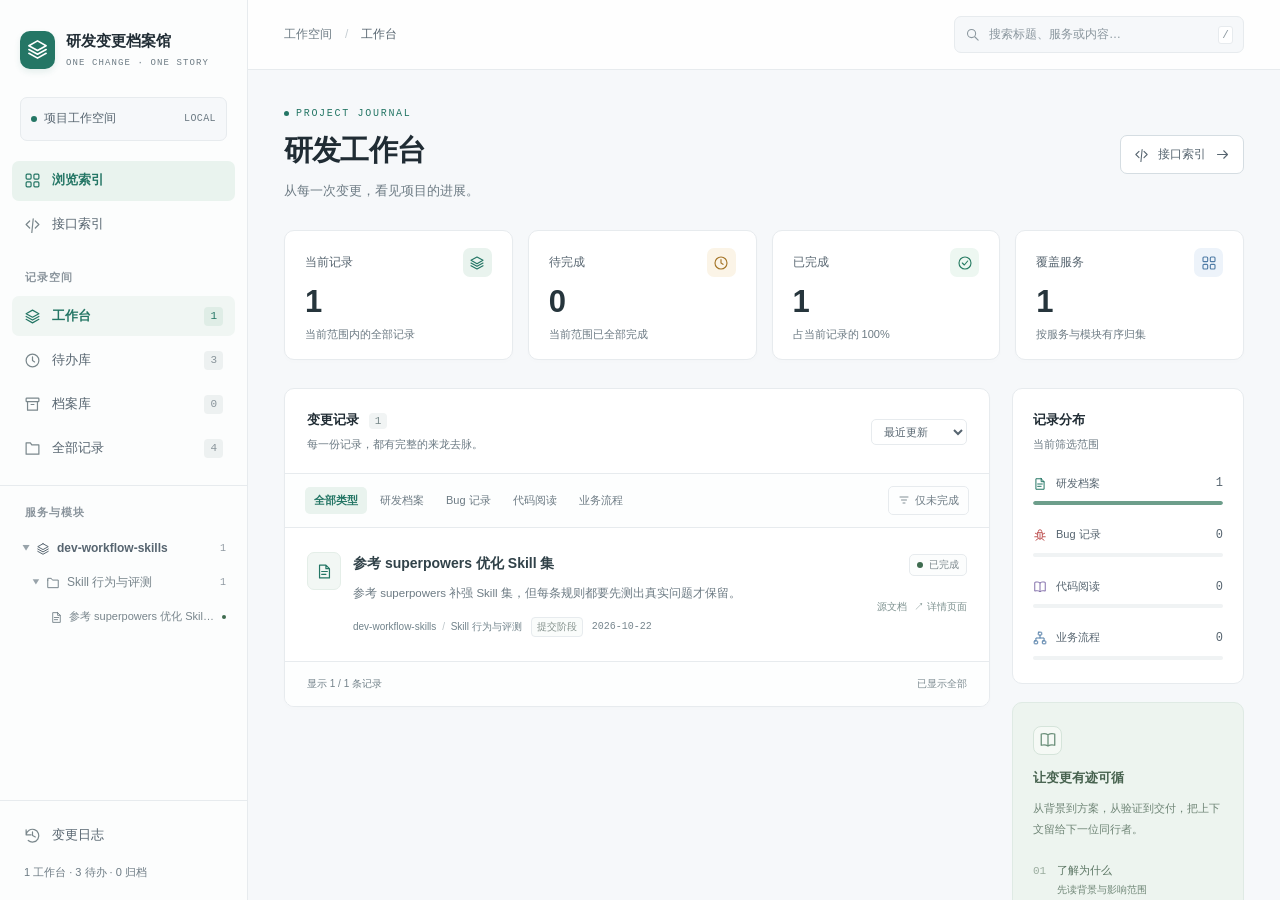
<file: project-html/index.html>
<!DOCTYPE html>
<html lang="zh-CN">
<head>
  <meta charset="UTF-8">
  <meta name="viewport" content="width=device-width, initial-scale=1.0">
  <meta name="theme-color" content="#f6f8fa">
  <title>研发变更档案馆</title>
  <script src="js/vendor/mermaid.min.js"></script>
  <script>if (typeof mermaid === 'undefined') document.write('<script src="https://cdn.jsdelivr.net/npm/mermaid@10/dist/mermaid.min.js"><\/script>');</script>
  <link rel="stylesheet" href="css/board.css?v=39">
</head>
<body>
<a class="skip-link" href="#main">跳转到主要内容</a>
<header class="mobile-bar">
  <span class="mobile-brand"><svg class="ui-icon" viewBox="0 0 24 24" fill="none" stroke="currentColor" stroke-width="1.7" stroke-linecap="round" stroke-linejoin="round" aria-hidden="true" focusable="false"><path d="m12 3 9 5-9 5-9-5 9-5Zm-9 9 9 5 9-5M3 16l9 5 9-5"/></svg> 研发变更档案馆</span>
  <button type="button" class="icon-button" id="menu-toggle" aria-label="展开导航" aria-controls="sidebar" aria-expanded="false" onclick="toggleSidebar()"><svg class="ui-icon" viewBox="0 0 24 24" fill="none" stroke="currentColor" stroke-width="1.7" stroke-linecap="round" stroke-linejoin="round" aria-hidden="true" focusable="false"><path d="M4 6h16M4 12h16M4 18h16"/></svg></button>
</header>
<aside class="sidebar" id="sidebar" aria-label="工作台导航">
  <div class="sidebar-header">
    <a class="sidebar-title" href="index.html" aria-label="研发变更档案馆首页"><span class="brand-mark"><svg class="ui-icon" viewBox="0 0 24 24" fill="none" stroke="currentColor" stroke-width="1.7" stroke-linecap="round" stroke-linejoin="round" aria-hidden="true" focusable="false"><path d="m12 3 9 5-9 5-9-5 9-5Zm-9 9 9 5 9-5M3 16l9 5 9-5"/></svg></span><span>研发变更档案馆<small>ONE CHANGE · ONE STORY</small></span></a>
    <div class="workspace-label"><span class="workspace-dot"></span> 项目工作空间 <span class="local-badge">LOCAL</span></div>
  </div>
  <nav class="primary-nav" aria-label="主要页面">
    <button type="button" class="log-btn" id="home-btn" onclick="showHome()"><svg class="ui-icon" viewBox="0 0 24 24" fill="none" stroke="currentColor" stroke-width="1.7" stroke-linecap="round" stroke-linejoin="round" aria-hidden="true" focusable="false"><rect x="3" y="3" width="7" height="7" rx="1.5"/><rect x="14" y="3" width="7" height="7" rx="1.5"/><rect x="3" y="14" width="7" height="7" rx="1.5"/><rect x="14" y="14" width="7" height="7" rx="1.5"/></svg><span>浏览索引</span></button>
    <button type="button" class="log-btn" id="api-btn" onclick="showApis()"><svg class="ui-icon" viewBox="0 0 24 24" fill="none" stroke="currentColor" stroke-width="1.7" stroke-linecap="round" stroke-linejoin="round" aria-hidden="true" focusable="false"><path d="m8 7-5 5 5 5m8-10 5 5-5 5m-3-13-2 20"/></svg><span>接口索引</span></button>
  </nav>
  <div class="nav-section-label">记录空间</div>
  <nav class="scope-filters" aria-label="记录范围">
    <button type="button" class="fpill" data-scope="workspace" onclick="setScope('workspace')"><svg class="ui-icon" viewBox="0 0 24 24" fill="none" stroke="currentColor" stroke-width="1.7" stroke-linecap="round" stroke-linejoin="round" aria-hidden="true" focusable="false"><path d="m12 3 9 5-9 5-9-5 9-5Zm-9 9 9 5 9-5M3 16l9 5 9-5"/></svg><span>工作台</span><span class="nav-count" data-count="workspace">0</span></button>
    <button type="button" class="fpill" data-scope="backlog" onclick="setScope('backlog')"><svg class="ui-icon" viewBox="0 0 24 24" fill="none" stroke="currentColor" stroke-width="1.7" stroke-linecap="round" stroke-linejoin="round" aria-hidden="true" focusable="false"><circle cx="12" cy="12" r="9"/><path d="M12 7v5l3 2"/></svg><span>待办库</span><span class="nav-count" data-count="backlog">0</span></button>
    <button type="button" class="fpill" data-scope="archive" onclick="setScope('archive')"><svg class="ui-icon" viewBox="0 0 24 24" fill="none" stroke="currentColor" stroke-width="1.7" stroke-linecap="round" stroke-linejoin="round" aria-hidden="true" focusable="false"><rect x="3" y="3" width="18" height="5" rx="1"/><path d="M5 8v12h14V8M10 12h4"/></svg><span>档案库</span><span class="nav-count" data-count="archive">0</span></button>
    <button type="button" class="fpill" data-scope="all" onclick="setScope('all')"><svg class="ui-icon" viewBox="0 0 24 24" fill="none" stroke="currentColor" stroke-width="1.7" stroke-linecap="round" stroke-linejoin="round" aria-hidden="true" focusable="false"><path d="M3 7V4h6l2 3h10v13H3V7Z"/></svg><span>全部记录</span><span class="nav-count" data-count="all">0</span></button>
  </nav>
  <div class="nav-section-label tree-label">服务与模块</div>
  <div class="sidebar-body" id="sb"></div>
  <div class="sidebar-footer">
    <button type="button" class="log-btn" id="log-btn" onclick="showLog()"><svg class="ui-icon" viewBox="0 0 24 24" fill="none" stroke="currentColor" stroke-width="1.7" stroke-linecap="round" stroke-linejoin="round" aria-hidden="true" focusable="false"><path d="M3 11a9 9 0 1 1 3 8M3 4v7h7M12 7v5l4 2"/></svg><span>变更日志</span></button>
    <div class="sidebar-sub" id="sub"></div>
  </div>
</aside>
<div class="workspace">
  <header class="topbar">
    <div class="topbar-path">工作空间 <span>/</span> <strong id="view-label">工作台</strong></div>
    <label class="search-wrap"><svg class="ui-icon" viewBox="0 0 24 24" fill="none" stroke="currentColor" stroke-width="1.7" stroke-linecap="round" stroke-linejoin="round" aria-hidden="true" focusable="false"><circle cx="10.5" cy="10.5" r="6.5"/><path d="m16 16 5 5"/></svg><input class="search" id="q" type="search" aria-label="搜索当前范围的记录" placeholder="搜索标题、服务或内容…" oninput="onSearch(this.value)"><kbd aria-hidden="true">/</kbd></label>
  </header>
  <main class="main" id="main" tabindex="-1"></main>
</div>
<script src="data/changes.js"></script>
<script src="js/board.js?v=39"></script>
</body>
</html>
</file>
<file: project-html/css/board.css>
/* 研发变更档案馆 · 工作台主题。与 Skill 模板保持字节一致。 */
:root {
  color-scheme: light;
  --paper: #f6f8fa; --paper-deep: #eef1f4; --panel: #fff; --panel-soft: #fafbfc;
  --ink: #202c34; --ink-soft: #576570; --ink-faint: #6d7b84;
  --line: #e7ebee; --line-strong: #d5dde2;
  --accent: #247665; --accent-soft: #e9f3ee;
  --green: #287c63; --green-soft: #edf7f1;
  --amber: #a47528; --amber-soft: #fbf4e7;
  --red: #c15a5a; --red-soft: #fdf0ef;
  --blue: #507ca6; --blue-soft: #edf3fa;
  --purple: #8370ac; --purple-soft: #f3f0fa;
  --teal: #408d94; --teal-soft: #ecf6f6;
  --coral: #bc775c; --coral-soft: #fcf1eb;
  --shadow: 0 8px 30px #213e3210; --shadow-soft: 0 2px 6px #213e3203;
  --sans: 'Segoe UI', 'PingFang SC', 'Microsoft YaHei UI', 'Microsoft YaHei', sans-serif;
  --mono: 'SFMono-Regular', Consolas, 'Liberation Mono', monospace;
}
*, *::before, *::after { box-sizing: border-box; }
* { margin: 0; padding: 0; }
html, body { height: 100%; }
body { display: flex; height: 100vh; height: 100dvh; overflow: hidden; background: var(--paper); color: var(--ink); font: 14px/1.6 var(--sans); -webkit-font-smoothing: antialiased; }
button, input, select { font: inherit; }
button, a, select, input { -webkit-tap-highlight-color: transparent; }
button { color: inherit; cursor: pointer; }
button { background: none; border: 0; }
a { color: var(--accent); }
button, a { touch-action: manipulation; }
button:focus-visible, a:focus-visible, input:focus-visible, select:focus-visible, [role="button"]:focus-visible { outline: 2px solid var(--accent); outline-offset: 3px; }
::selection { background: #cce6db; color: #194f44; }
.ui-icon { display: inline-block; width: 18px; height: 18px; flex-shrink: 0; vertical-align: middle; }
.sr-only { position: absolute; width: 1px; height: 1px; padding: 0; margin: -1px; overflow: hidden; clip: rect(0,0,0,0); white-space: nowrap; border: 0; }
.skip-link { position: fixed; top: -80px; left: 16px; z-index: 100; border-radius: 8px; padding: 10px 16px; background: var(--accent); color: #fff; }
.skip-link:focus { top: 12px; }
.mobile-bar { display: none; }

/* 工作空间导航 */
.sidebar { width: 248px; flex: 0 0 248px; display: flex; flex-direction: column; background: #fcfdfd; border-right: 1px solid var(--line); min-height: 0; }
.sidebar-header { padding: 29px 20px 20px; }
.sidebar-title { display: flex; align-items: center; gap: 11px; text-decoration: none; color: var(--ink); font-size: 15px; font-weight: 650; white-space: nowrap; }
.sidebar-title small { display: block; margin-top: 3px; font: 9px/1.6 var(--mono); color: var(--ink-faint); letter-spacing: 1.1px; font-weight: 400; }
.brand-mark { display: grid; place-items: center; width: 35px; height: 38px; background: var(--accent); color: white; border-radius: 10px; box-shadow: 0 3px 6px #2476651c; }
.brand-mark .ui-icon { width: 23px; height: 23px; }
.workspace-label { display: flex; align-items: center; gap: 7px; padding: 11px 10px; margin-top: 27px; background: var(--paper); border: 1px solid var(--line); border-radius: 7px; font-size: 12px; color: var(--ink-soft); }
.workspace-dot, .sdot { width: 6px; height: 6px; flex-shrink: 0; border-radius: 50%; display: inline-block; background: var(--accent); }
.local-badge { margin-left: auto; font: 10px var(--mono); letter-spacing: .4px; color: var(--ink-faint); }
.primary-nav, .scope-filters { padding: 0 12px; display: grid; gap: 4px; }
.log-btn, .scope-filters .fpill { display: flex; align-items: center; width: 100%; min-height: 40px; padding: 9px 12px; gap: 11px; border-radius: 7px; color: var(--ink-soft); text-align: left; font-size: 13px; transition: background .15s, color .15s; }
.log-btn .ui-icon, .scope-filters .ui-icon { width: 17px; height: 17px; color: #7a878c; }
.log-btn:hover, .scope-filters .fpill:hover { background: #f0f4f3; color: var(--accent); }
.log-btn.active { background: var(--accent-soft); color: var(--accent); font-weight: 600; }
.log-btn.active .ui-icon, .scope-filters .fpill.active .ui-icon { color: var(--accent); }
.scope-filters .fpill.active { color: var(--accent); background: #f0f6f3; font-weight: 600; }
.nav-count { margin-left: auto; padding: 0 6px; border-radius: 4px; font: 11px/1.7 var(--mono); color: #89949b; background: #edf1f1; }
.scope-filters .active .nav-count { color: var(--accent); background: #dfede6; }
.nav-section-label { padding: 24px 25px 10px; color: #8a949c; font-size: 11px; font-weight: 600; letter-spacing: 1px; }
.tree-label { margin-top: 17px; padding-top: 18px; border-top: 1px solid var(--line); }
.sidebar-body { flex: 1; min-height: 0; overflow: auto; padding: 0 12px 20px; }
.svc-hd, .mod-hd, .doc-item { display: flex; align-items: center; width: 100%; text-align: left; gap: 7px; border-radius: 6px; min-height: 34px; padding: 7px 9px; font-size: 12px; color: var(--ink-soft); }
.svc-hd { font-weight: 600; }
.mod-hd { padding-left: 19px; color: #78858c; }
.doc-item { padding-left: 38px; gap: 6px; color: #78858c; font-size: 11px; }
.doc-item .ui-icon { width: 13px; height: 13px; }
.doc-item .sdot { width: 4px; height: 4px; margin-left: auto; }
.svc-hd:hover, .mod-hd:hover, .doc-item:hover { color: var(--accent); background: var(--paper); }
.doc-item.active { background: var(--accent-soft); color: var(--accent); }
.doc-lbl, .mod-nm { overflow: hidden; text-overflow: ellipsis; white-space: nowrap; }
.mod-badge { margin-left: auto; color: #929ca4; font: 10px var(--mono); }
.mod-ico .ui-icon { width: 14px; height: 14px; }
.chev { display: inline-block; font-size: 8px; color: #98a3aa; transition: transform .15s; }
.chev.open { transform: rotate(90deg); }
.tree-more { margin: 5px 0 5px 38px; font-size: 11px; color: var(--accent); }
.sb-empty { color: var(--ink-faint); font-size: 13px; padding: 22px 12px; text-align: center; }
.sidebar-footer { display: grid; gap: 9px; padding: 14px 12px 18px; border-top: 1px solid var(--line); }
.sidebar-sub { color: var(--ink-faint); font-size: 11px; padding: 0 12px; }

/* 内容外壳与搜索 */
.workspace { display: flex; flex-direction: column; flex: 1; min-width: 0; }
.topbar { display: flex; align-items: center; justify-content: space-between; gap: 24px; flex-shrink: 0; min-height: 70px; padding: 14px 36px; background: #ffffffde; border-bottom: 1px solid var(--line); }
.topbar-path { display: flex; align-items: center; gap: 13px; white-space: nowrap; color: var(--ink-faint); font-size: 12px; }
.topbar-path > span { color: #c5cdd2; }
.topbar-path strong { font-weight: 500; color: var(--ink-soft); }
.search-wrap { display: flex; align-items: center; gap: 9px; width: 290px; max-width: 100%; padding: 8px 10px; border-radius: 7px; background: var(--paper); border: 1px solid var(--line); color: #8c989f; }
.search-wrap:focus-within { border-color: var(--accent); box-shadow: 0 0 0 3px #2476650c; }
.search-wrap .ui-icon { width: 15px; height: 15px; }
.search { width: 100%; min-width: 0; border: 0; background: transparent; color: var(--ink); outline: 0 !important; font-size: 12px; }
.search::placeholder { color: #8a969e; }
.search-wrap kbd { display: grid; place-items: center; width: 18px; height: 18px; font: 11px var(--mono); background: white; border: 1px solid var(--line); border-radius: 3px; }
.main { flex: 1; min-width: 0; min-height: 0; overflow-y: auto; scroll-behavior: smooth; }
.main:focus { outline: none; }
.main, .sidebar-body { scrollbar-width: thin; scrollbar-color: #d6dddf transparent; }
.doc-view { max-width: 1120px; margin: 0 auto; padding: 36px 40px 64px; overflow-wrap: anywhere; }
.home-view { max-width: 1400px; padding: 36px 36px 24px; }
.doc-h1 { font-size: clamp(26px, 2.4vw, 34px); letter-spacing: -.8px; line-height: 1.4; font-weight: 650; color: var(--ink); margin: 10px 0 12px; }
.doc-intro { color: var(--ink-faint); font-size: 13px; line-height: 1.9; margin-bottom: 25px; }
.home-kicker { display: flex; align-items: center; gap: 7px; color: var(--accent); font: 10px/1.5 var(--mono); letter-spacing: 1.7px; }
.home-kicker > span { width: 5px; height: 5px; border-radius: 50%; background: var(--accent); }
.home-heading { display: flex; align-items: center; justify-content: space-between; gap: 20px; margin-bottom: 27px; }
.home-heading .doc-h1 { font-size: 29px; margin: 9px 0 8px; }
.home-heading .doc-intro { margin: 0; }
.secondary-button { display: inline-flex; align-items: center; justify-content: center; gap: 9px; padding: 9px 13px; border: 1px solid var(--line-strong); border-radius: 7px; font-size: 12px; color: var(--ink-soft); background: #fff; white-space: nowrap; }
.secondary-button:hover { color: var(--accent); border-color: #adcac0; background: #fafdfb; }
.secondary-button .ui-icon { width: 15px; height: 15px; }

/* 首页：统计、清单、阅读提示 */
.home-stats { display: grid; grid-template-columns: repeat(4, minmax(0, 1fr)); gap: 15px; margin-bottom: 28px; }
.stat-card { background: white; border: 1px solid var(--line); border-radius: 10px; padding: 17px 20px 16px; box-shadow: var(--shadow-soft); }
.stat-top { display: flex; align-items: center; justify-content: space-between; color: var(--ink-soft); font-size: 12px; }
.stat-icon { width: 29px; height: 29px; border-radius: 7px; display: grid; place-items: center; }
.stat-icon .ui-icon { width: 16px; height: 16px; }
.tone-accent { color: var(--accent); background: var(--accent-soft); }
.tone-amber { color: var(--amber); background: var(--amber-soft); }
.tone-green { color: var(--green); background: var(--green-soft); }
.tone-blue { color: var(--blue); background: var(--blue-soft); }
.stat-num { margin: 5px 0 3px; color: #26353c; font-size: 31px; line-height: 1.3; font-weight: 600; letter-spacing: -1px; font-variant-numeric: tabular-nums; }
.stat-note { color: var(--ink-faint); font-size: 11px; }
.home-columns { display: grid; grid-template-columns: minmax(0, 1fr) 232px; gap: 22px; align-items: start; }
.bounded-list { background: white; border: 1px solid var(--line); border-radius: 10px; overflow: hidden; box-shadow: var(--shadow-soft); }
.home-list-head { display: flex; align-items: center; justify-content: space-between; gap: 12px; padding: 21px 22px 19px; }
.home-list-head h2, .overview-rail h2 { color: var(--ink); font-size: 13px; font-weight: 650; }
.home-list-head p, .panel-caption { font-size: 11px; margin-top: 5px; color: var(--ink-faint); }
.count-badge { margin-left: 6px; color: #78898a; background: #f1f4f4; border-radius: 4px; padding: 2px 6px; font: 11px var(--mono); }
.sort-control select { max-width: 110px; padding: 5px 22px 5px 8px; color: var(--ink-soft); border: 1px solid var(--line); border-radius: 5px; font-size: 11px; background: #fff; cursor: pointer; }
.filters { display: flex; align-items: center; justify-content: space-between; gap: 10px; padding: 12px 20px; border-top: 1px solid var(--line); border-bottom: 1px solid var(--line); background: #fdfefe; }
.kind-filters { display: flex; align-items: center; flex-wrap: wrap; gap: 4px; }
.filters .fpill { display: inline-flex; align-items: center; justify-content: center; gap: 5px; padding: 5px 9px; border-radius: 5px; color: var(--ink-faint); font-size: 11px; white-space: nowrap; }
.filters .fpill:hover { color: var(--accent); background: #f2f7f4; }
.filters .fpill.active { color: var(--accent); background: var(--accent-soft); font-weight: 600; }
.filters .toggle { flex-shrink: 0; border: 1px solid var(--line); }
.filters .toggle .ui-icon { width: 12px; height: 12px; }
.record-row { display: flex; align-items: flex-start; gap: 12px; padding: 24px 22px; border-bottom: 1px solid var(--line); transition: background .15s; }
.record-row:last-child { border-bottom: 0; }
.record-row:hover { background: #fafcfb; }
.record-icon { display: grid; place-items: center; width: 34px; height: 38px; border: 1px solid currentColor; border-color: #e4eee8; border-radius: 7px; background: #f2f7f4; flex: 0 0 34px; }
.record-icon .ui-icon { width: 17px; height: 17px; }
.kind-doc { color: var(--accent); }
.kind-bug { color: var(--red); }
.kind-reading { color: var(--purple); }
.kind-biz { color: var(--blue); }
.record-icon.kind-bug { background: var(--red-soft); border-color: #f6e2e1; }
.record-icon.kind-reading { background: var(--purple-soft); border-color: #e9e2f4; }
.record-icon.kind-biz { background: var(--blue-soft); border-color: #e0eaf5; }
.record-main { min-width: 0; flex: 1; }
.idx-title { display: inline; text-align: left; color: #314249; font-size: 14px; line-height: 1.7; font-weight: 600; }
.idx-title:hover { color: var(--accent); text-decoration: underline; text-underline-offset: 4px; }
.idx-lead { display: -webkit-box; -webkit-line-clamp: 2; -webkit-box-orient: vertical; overflow: hidden; margin: 7px 0 12px; color: var(--ink-faint); font-size: 11.5px; line-height: 1.9; }
.record-meta { display: flex; align-items: center; flex-wrap: wrap; gap: 7px 9px; font-size: 10px; color: #77868e; margin-top: 10px; }
.record-path { color: #71838b; }
.record-path > span { margin: 0 3px; color: #bbc4c8; }
.record-tag { padding: 1px 5px; border-radius: 4px; border: 1px solid var(--line); color: #84918c; background: #fafcfb; }
.record-meta time { font-family: var(--mono); font-size: 10px; }
.record-side { display: flex; flex-direction: column; align-items: flex-end; gap: 23px; flex: 0 0 auto; padding-top: 2px; max-width: 114px; }
.idx-status { display: inline-flex; align-items: center; gap: 6px; padding: 2px 7px; border: 1px solid var(--line); border-radius: 5px; font-size: 10px; color: #7b878c; background: #fcfdfd; white-space: nowrap; }
.record-links { display: flex; flex-wrap: wrap; justify-content: flex-end; gap: 7px; }
.md-link { color: var(--accent); font-size: 12px; text-decoration: none; }
.md-link:hover { text-decoration: underline; text-underline-offset: 3px; }
.record-links .md-link { font-size: 10px; color: #7e9290; }
.list-footer { display: flex; align-items: center; justify-content: space-between; flex-wrap: wrap; gap: 10px; padding: 14px 22px; background: #fdfefe; border-top: 1px solid var(--line); color: #74838b; font-size: 10px; }
.list-footer > span:last-child { color: #7e8c92; }
.load-more { color: var(--accent); font-size: 12px; display: inline-flex; align-items: center; gap: 7px; }
.load-more .ui-icon { width: 14px; height: 14px; }
.overview-rail { display: grid; gap: 18px; }
.distribution-panel { padding: 21px 20px 23px; border: 1px solid var(--line); border-radius: 10px; background: white; }
.distribution-row { margin-top: 21px; }
.distribution-row > div:first-child { display: flex; align-items: center; gap: 9px; color: var(--ink-soft); font-size: 11px; }
.distribution-row .ui-icon { width: 14px; height: 14px; }
.distribution-row strong { margin-left: auto; font: 12px var(--mono); }
.distribution-track { height: 4px; margin-top: 9px; border-radius: 4px; background: #f0f3f4; overflow: hidden; }
.distribution-track > span { display: block; height: 100%; border-radius: 4px; }
.fill-doc { background: #6d9e8b; }.fill-bug { background: #d39a95; }.fill-reading { background: #a698c0; }.fill-biz { background: #8aabca; }
.reading-guide { position: relative; padding: 23px 20px 24px; border: 1px solid #dfeae4; background: #edf4ef; border-radius: 10px; }
.guide-icon { display: grid; place-items: center; width: 29px; height: 29px; border: 1px solid #d5e4da; border-radius: 8px; color: #6a8f79; margin-bottom: 13px; background: #f5f9f5; }
.reading-guide h2 { color: #47624f; font-size: 13px; }
.reading-guide > p { margin: 9px 0 18px; font-size: 11px; color: #6f8576; line-height: 1.9; }
.reading-guide ol { list-style: none; display: grid; gap: 17px; }
.reading-guide li { display: flex; align-items: baseline; gap: 11px; }
.reading-guide li > span { font: 11px var(--mono); color: #9bad9f; }
.reading-guide li strong { font-size: 11px; color: #5d7765; font-weight: 500; }
.reading-guide li p { color: #708777; font-size: 10px; margin-top: 2px; }
.home-footer { display: flex; justify-content: space-between; align-items: center; gap: 12px; color: #7e8c92; font-size: 10px; margin-top: 34px; padding-top: 17px; border-top: 1px solid var(--line); }
.home-footer > span:first-child { display: flex; align-items: center; gap: 7px; }
.home-footer .ui-icon { width: 14px; height: 14px; }
.home-footer > span:last-child { font: 9px var(--mono); letter-spacing: 1px; }
.list-empty { display: flex; flex-direction: column; align-items: center; gap: 10px; padding: 60px 20px; text-align: center; }
.empty-symbol { display: grid; place-items: center; height: 48px; width: 48px; background: #f0f5f2; color: #88a398; border-radius: 14px; margin-bottom: 5px; }
.empty-symbol .ui-icon { width: 24px; height: 24px; }
.list-empty h2 { font-size: 14px; font-weight: 500; }
.list-empty p { font-size: 12px; line-height: 1.8; color: var(--ink-faint); }
.list-empty .secondary-button { margin-top: 6px; }
.empty-state { min-height: 50vh; display: flex; flex-direction: column; align-items: center; justify-content: center; gap: 16px; color: var(--ink-faint); font-size: 13px; }
.loading-spinner { width: 24px; height: 24px; border: 2px solid var(--line); border-top-color: var(--accent); border-radius: 50%; animation: spin .8s linear infinite; }
@keyframes spin { to { transform: rotate(360deg); } }

/* 详情阅读：统一的段落、标签、表格和图示 */
.back-link { display: inline-flex; align-items: center; gap: 7px; color: var(--ink-faint); font-size: 12px; text-decoration: none; margin-bottom: 27px; }
.back-link .ui-icon { width: 14px; height: 14px; }
.back-link:hover { color: var(--accent); }
.breadcrumb { display: flex; flex-wrap: wrap; align-items: center; gap: 8px; color: var(--ink-faint); font-size: 11px; line-height: 1.8; margin-bottom: 16px; }
.bc-sep { color: #b5c2c6; }
.doc-lead { color: var(--ink-soft); font-size: 13px; line-height: 2; max-width: 850px; margin: 16px 0 22px; }
.tags { display: flex; flex-wrap: wrap; gap: 7px; margin: 16px 0; }
.tag { display: inline-flex; align-items: center; padding: 3px 9px; border-radius: 5px; font-size: 11px; font-weight: 500; border: 1px solid transparent; line-height: 1.8; background: var(--paper-deep); color: var(--ink-soft); }
.tag.clickable { border: 1px dashed #becdc6; }
.tag.clickable:hover { box-shadow: 0 0 0 3px #24766508; }
.t-新功能, .t-status-已验证, .t-业务流, .m-GET { color: var(--blue); background: var(--blue-soft); }
.t-Bug修复, .t-缺陷, .t-P0, .t-P1, .t-status-未修复, .m-DELETE, .a-删除 { color: var(--red); background: var(--red-soft); }
.t-重构, .t-status-已完成, .t-status-已修复, .m-POST, .a-新增 { color: var(--green); background: var(--green-soft); }
.t-性能优化, .t-代码审查, .t-P2, .t-status-进行中, .t-status-修复中, .m-PUT, .a-修改 { color: var(--amber); background: var(--amber-soft); }
.t-设计, .t-代码阅读, .m-PATCH { color: var(--purple); background: var(--purple-soft); }
.t-API联调 { color: var(--teal); background: var(--teal-soft); }
.t-配置变更, .t-status-草稿, .t-P3, .t-cplx { color: var(--ink-faint); background: var(--paper-deep); }
.doc-meta { display: flex; align-items: center; flex-wrap: wrap; gap: 9px 20px; padding: 5px 0 23px; margin-bottom: 22px; border-bottom: 1px solid var(--line); color: var(--ink-faint); font-size: 12px; }
.doc-toc { display: flex; align-items: center; flex-wrap: wrap; gap: 7px; padding: 12px 15px; border: 1px solid var(--line); border-radius: 8px; background: #fff; margin: 22px 0; }
.toc-lbl { color: var(--ink-faint); font-size: 11px; margin-right: 6px; }
.toc-chip { text-decoration: none; color: var(--ink-soft); font-size: 11px; padding: 4px 7px; border-radius: 4px; }
.toc-chip:hover { color: var(--accent); background: var(--accent-soft); }
.sec { margin-top: 30px; scroll-margin-top: 22px; }
.sec-title { font-size: 16px; font-weight: 600; line-height: 1.5; color: var(--ink); margin-bottom: 16px; display: flex; align-items: center; gap: 9px; }
.sec-title::before { content: ''; width: 3px; height: 14px; border-radius: 3px; background: #82a797; }
.para p, .ki-desc { color: var(--ink-soft); font-size: 13px; line-height: 2; }
.para p + p { margin-top: 12px; }
.scope-row { display: flex; align-items: baseline; flex-wrap: wrap; gap: 7px; margin: 10px 0; }
.scope-label { color: var(--ink-faint); font-size: 12px; margin-right: 4px; }
.scope-in, .scope-out { padding: 3px 9px; font-size: 12px; border-radius: 5px; background: var(--green-soft); color: var(--green); }
.scope-out { background: var(--paper-deep); color: var(--ink-faint); }
.checklist { list-style: none; display: grid; gap: 9px; margin: 12px 0; }
.checklist li { position: relative; padding-left: 20px; font-size: 13px; color: var(--ink-soft); line-height: 1.9; }
.checklist li::before { content: '✓'; position: absolute; left: 0; top: 0; color: #639883; }
.quick-brief, .risk-notes { padding: 22px; background: white; border: 1px solid var(--line); border-radius: 10px; margin: 26px 0; }
.qb-head { display: flex; flex-wrap: wrap; align-items: center; justify-content: space-between; gap: 10px; border-bottom: 1px solid var(--line); padding-bottom: 14px; margin-bottom: 16px; }
.qb-head > span:first-child, .risk-title { font-size: 14px; font-weight: 600; }
.qb-action { max-width: 420px; color: var(--accent); font-size: 12px; line-height: 1.8; }
.qb-grid, .risk-grid { display: grid; grid-template-columns: repeat(2, minmax(0, 1fr)); gap: 18px 24px; }
.qb-k { color: var(--ink-faint); font-size: 11px; margin-bottom: 5px; }
.qb-v { color: var(--ink-soft); font-size: 13px; line-height: 1.9; }
.risk-title { margin-bottom: 15px; }.risk-card-title { font-weight: 600; font-size: 13px; margin-bottom: 7px; }
.risk-card { padding: 14px; background: var(--panel-soft); border-radius: 7px; }
.risk-card ul { padding-left: 16px; color: var(--ink-soft); font-size: 13px; line-height: 1.9; }
.risk-blocker, .risk-conflict { border-left: 2px solid var(--red); }.risk-question { border-left: 2px solid var(--amber); }.risk-assumption { border-left: 2px solid var(--blue); }
.api-table, .ctable { width: 100%; border-collapse: separate; border-spacing: 0; background: #fff; border: 1px solid var(--line); border-radius: 8px; overflow: hidden; margin: 14px 0; font-size: 12px; }
.api-table th, .ctable th { padding: 11px 13px; background: #edf3f0; color: #577566; font-size: 11px; font-weight: 600; text-align: left; border-bottom: 1px solid var(--line); }
.api-table td, .ctable td { padding: 12px 13px; border-bottom: 1px solid var(--line); vertical-align: top; color: var(--ink-soft); overflow-wrap: anywhere; }
.api-table tr:last-child td, .ctable tr:last-child td { border-bottom: 0; }
.api-table tbody tr:hover, .ctable tbody tr:hover { background: #fafcfb; }
.method, .abadge { display: inline-block; padding: 2px 6px; border-radius: 4px; font: 11px/1.7 var(--mono); }
.api-url, .ctable code { font: 12px/1.8 var(--mono); color: var(--blue); }
.idx-date { font: 11px/1.8 var(--mono); color: var(--ink-faint); }
.idx-svc { margin-top: 28px; }.idx-svc-title { font-size: 16px; font-weight: 600; }.idx-mod { margin-top: 18px; overflow-x: auto; }.idx-mod-title { font-size: 13px; color: var(--ink-soft); }
details { margin-top: 8px; } summary { cursor: pointer; font-size: 12px; color: var(--accent); padding: 5px 0; }
.json-block { background: #25343c; color: #e4eced; padding: 14px; font: 12px/1.9 var(--mono); border-radius: 7px; margin-top: 7px; white-space: pre-wrap; overflow-wrap: anywhere; }
.mermaid-wrap { padding: 25px; background: white; border: 1px solid var(--line); border-radius: 10px; overflow-x: auto; text-align: center; }
.mermaid-wrap svg { max-width: 100%; height: auto; }
.flowchart-fallback { font: 12px/1.8 var(--mono); background: var(--paper-deep); padding: 14px; text-align: left; white-space: pre; }
.keyimpl-list, .stage-list { display: grid; gap: 13px; }
.keyimpl-item { padding: 17px 20px; border: 1px solid var(--line); border-left: 3px solid #98b5a7; border-radius: 7px; background: #fff; }
.ki-title { font-size: 13px; font-weight: 600; margin-bottom: 7px; }
.biz-role-grid { display: grid; grid-template-columns: repeat(2, minmax(0, 1fr)); gap: 14px; }
.biz-role-card, .stage-card { background: white; border: 1px solid var(--line); border-radius: 8px; overflow: hidden; }
.biz-role-card { padding: 18px; }.biz-role-title { font-size: 13px; font-weight: 600; }.biz-role-sub { color: var(--ink-faint); font-size: 11px; margin: 5px 0 8px; }.biz-role-desc { font-size: 13px; color: var(--ink-soft); }.biz-role-entry { display: inline-block; margin-top: 9px; color: var(--blue); font: 12px/1.7 var(--mono); }
.stage-head { display: flex; flex-wrap: wrap; justify-content: space-between; align-items: center; gap: 8px; padding: 13px 18px; background: #f3f7f5; }.stage-title { font-size: 13px; font-weight: 600; }.stage-trigger { font-size: 11px; color: var(--ink-faint); }.stage-summary { padding: 14px 18px 0; color: var(--ink-soft); font-size: 13px; }.stage-table { width: calc(100% - 36px); margin: 14px 18px 18px; }
.sub-label { margin: 17px 0 8px; font-size: 12px; font-weight: 600; color: #788a84; }
.repro-ol { padding-left: 20px; font-size: 13px; line-height: 1.9; color: var(--ink-soft); }.val-exp { color: var(--green); }.val-act { color: var(--red); }

/* 一事一档生命周期 */
.delivery-kicker { font: 10px/1.5 var(--mono); letter-spacing: 1.5px; color: var(--accent); margin-top: 5px; }
.delivery-gate-tag, .delivery-index-gate, .review-state-tag { background: var(--accent-soft); color: var(--accent); }
.delivery-progress { display: grid; grid-template-columns: repeat(5, minmax(0, 1fr)); margin: 26px 0; padding: 5px; border: 1px solid var(--line); border-radius: 9px; background: white; }
.delivery-step { display: flex; align-items: center; justify-content: center; gap: 7px; padding: 13px 6px; border-radius: 5px; color: #98a3a8; }
.delivery-dot { width: 5px; height: 5px; flex-shrink: 0; border-radius: 50%; background: #cdd7d6; }.delivery-step-num { font: 10px var(--mono); }.delivery-step strong { font-size: 12px; font-weight: 500; }
.delivery-step.done { color: var(--green); }.delivery-step.done .delivery-dot { background: var(--green); }.delivery-step.current { background: var(--accent-soft); color: var(--accent); }.delivery-step.current .delivery-dot { background: var(--accent); box-shadow: 0 0 0 3px #24766512; }.delivery-step.blocked { background: var(--red-soft); color: var(--red); }.delivery-step.blocked .delivery-dot { background: var(--red); }
.delivery-overview { display: grid; grid-template-columns: repeat(2, minmax(0, 1fr)); gap: 16px; margin: 26px 0 34px; }
.delivery-card { padding: 22px 24px; border: 1px solid var(--line); border-radius: 10px; background: white; min-width: 0; }
.delivery-card-label { color: #82a18f; font: 11px/1.7 var(--sans); margin-bottom: 10px; }.delivery-card h2 { font-size: 18px; font-weight: 600; margin-bottom: 12px; }.delivery-card p { font-size: 13px; color: var(--ink-soft); line-height: 1.95; }.delivery-empty { color: var(--ink-faint) !important; }
.delivery-card.is-empty { background: var(--panel-soft); border-style: dashed; }.delivery-card.is-empty h2 { font-size: 14px; color: var(--ink-faint); margin-bottom: 0; }
.delivery-id { font-family: var(--mono); color: var(--ink-faint); letter-spacing: 0; }
.confirm-banner { display: flex; flex-wrap: wrap; align-items: baseline; gap: 6px 12px; margin: 22px 0 0; padding: 13px 16px; border: 1px solid #f3d3bd; border-left: 3px solid #c2410c; border-radius: 8px; background: #fff7f0; font-size: 13px; color: #8a3a12; }.confirm-banner strong { font-weight: 650; }
.delivery-brief { border-color: #d6e6dd; box-shadow: var(--shadow-soft); }.qb-alert .qb-v { color: #9a3412; font-weight: 500; }
.scope-block { margin: 4px 0 10px; }.scope-note { padding: 3px 9px; font-size: 12px; border-radius: 5px; background: var(--blue-soft); color: var(--blue); }
.mermaid-wrap { position: relative; }.diagram-zoom { position: absolute; top: 10px; right: 10px; padding: 4px 10px; border: 1px solid var(--line-strong); border-radius: 6px; background: white; color: var(--accent); font: 12px/1.6 var(--sans); cursor: pointer; }.diagram-zoom:hover, .diagram-zoom:focus-visible { background: var(--accent-soft); }
.diagram-overlay { position: fixed; inset: 0; z-index: 1000; display: flex; padding: 3vh 3vw; background: #1b262cb3; }
.diagram-panel { display: flex; flex-direction: column; width: 100%; background: white; border-radius: 10px; overflow: hidden; box-shadow: var(--shadow); }
.diagram-bar { display: flex; flex-wrap: wrap; align-items: center; justify-content: space-between; gap: 10px; padding: 11px 16px; border-bottom: 1px solid var(--line); font-size: 13px; }.diagram-bar span { display: flex; gap: 6px; }
.diagram-bar button { min-width: 34px; padding: 4px 10px; border: 1px solid var(--line-strong); border-radius: 6px; background: white; color: var(--ink); cursor: pointer; font: 12px/1.6 var(--sans); }.diagram-bar button:hover { background: var(--paper-deep); }
.diagram-stage { flex: 1; overflow: auto; padding: 24px; text-align: center; }
.confirm-panel { padding: 19px 20px 20px; border: 1px solid #f3d3bd; border-radius: 10px; background: #fff7f0; }.confirm-panel h2 { display: flex; align-items: center; gap: 8px; }
.confirm-item { display: grid; gap: 2px; width: 100%; margin-top: 10px; padding: 10px 12px; border: 1px solid #f1dccd; border-radius: 7px; background: white; text-align: left; cursor: pointer; font: inherit; }.confirm-item:hover, .confirm-item:focus-visible { border-color: #c2410c; }.confirm-item strong { font-size: 13px; font-weight: 600; color: var(--ink); }.confirm-item span { font-size: 11px; color: var(--ink-faint); }
.t-status-待确认 { color: #c2410c; background: #fff1e6; }
.delivery-callout { border-left: 2px solid #b8d2c3; padding-left: 12px; margin-top: 18px; font-size: 12px; line-height: 1.9; color: var(--ink-soft); }.delivery-callout b { display: block; margin-bottom: 3px; font-weight: 500; color: var(--accent); }
.review-event-head { display: flex; flex-wrap: wrap; align-items: baseline; justify-content: space-between; gap: 10px; margin-bottom: 10px; }.review-event-head > div { display: flex; align-items: center; gap: 8px; }.review-event-head strong { font-size: 13px; font-weight: 600; }.review-mode { font: 10px/1.7 var(--mono); padding: 2px 5px; border: 1px solid var(--line); color: var(--accent); border-radius: 4px; }.review-date { font: 11px var(--mono); color: var(--ink-faint); }
.finding-list { margin-top: 12px; }.finding-row { display: grid; grid-template-columns: 50px minmax(0, 1fr) auto; gap: 7px; padding: 9px 0; border-top: 1px solid var(--line); font-size: 12px; }.finding-id { color: var(--accent); font-family: var(--mono); }.finding-state { color: var(--ink-faint); font-size: 11px; }.finding-fixed .finding-state, .finding-closed .finding-state { color: var(--green); }
.review-empty { color: var(--green); font-size: 12px; padding-top: 12px; }.review-evidence { display: flex; flex-wrap: wrap; gap: 6px 14px; margin-top: 14px; font: 11px/1.7 var(--mono); color: var(--ink-faint); }
.review-timeline { display: grid; gap: 22px; }.review-timeline .review-event { padding: 7px 0 12px 20px; border-left: 2px solid #b6cec1; }.review-event p { font-size: 13px; color: var(--ink-soft); line-height: 1.9; }
.timeline { margin-top: 34px; max-width: 760px; }.tl-item { display: flex; gap: 20px; }.tl-left { width: 10px; display: flex; flex-direction: column; align-items: center; }.tl-dot { width: 8px; height: 8px; margin-top: 5px; border-radius: 50%; background: #8db6a1; flex-shrink: 0; }.tl-line { flex: 1; width: 1px; background: #dce7e0; margin-top: 5px; }.tl-right { padding-bottom: 30px; flex: 1; }.tl-date { color: #90a29a; font: 11px/1.8 var(--mono); margin-bottom: 8px; }.tl-desc { color: var(--ink-soft); font-size: 13px; line-height: 1.9; }

/* 平板与手机：导航折叠到页面内，内容保持可读且无整页横向滚动。 */
@media (max-width: 1180px) {
  .sidebar { width: 220px; flex-basis: 220px; }.sidebar-header { padding-inline: 15px; }.sidebar-title { gap: 8px; font-size: 13px; }.sidebar-title small { font-size: 8px; }.brand-mark { width: 32px; height: 35px; }
  .home-columns { grid-template-columns: minmax(0, 1fr) 204px; gap: 16px; }.home-view { padding-inline: 26px; }.topbar { padding-inline: 26px; }
  .home-stats { gap: 10px; }.stat-card { padding: 15px; }.home-list-head, .record-row { padding-inline: 18px; }.filters { padding-inline: 14px; flex-wrap: wrap; }.record-row { gap: 9px; }.record-side { max-width: 85px; }.record-links { flex-direction: column; }
}
@media (max-width: 1000px) {
  .home-columns { grid-template-columns: minmax(0, 1fr); }.overview-rail { grid-template-columns: 1fr 1fr; gap: 16px; }.distribution-panel { padding: 20px; }.distribution-row { margin-top: 13px; }.reading-guide { padding: 20px; }.reading-guide ol { gap: 9px; }.guide-icon { display: none; }
  .home-stats { grid-template-columns: repeat(2, minmax(0, 1fr)); }.record-side { max-width: none; }.record-links { flex-direction: row; }.topbar-path { gap: 7px; }.search-wrap { width: 240px; }.doc-view { padding-inline: 28px; }
}
@media (max-width: 840px) {
  body { display: block; min-height: 100vh; overflow: auto; }
  .mobile-bar { display: flex; align-items: center; justify-content: space-between; gap: 12px; position: sticky; top: 0; z-index: 10; min-height: 58px; padding: 10px 20px; background: #fcfdfdf5; border-bottom: 1px solid var(--line); backdrop-filter: blur(12px); }
  .mobile-brand { display: flex; align-items: center; gap: 9px; font-weight: 600; font-size: 13px; }.mobile-brand .ui-icon { color: var(--accent); }.icon-button { display: grid; place-items: center; width: 36px; height: 36px; border-radius: 6px; border: 1px solid var(--line); color: var(--ink-soft); }
  .sidebar { display: none; width: 100%; border-right: 0; border-bottom: 1px solid var(--line); }.nav-open .sidebar { display: flex; }.sidebar-header { display: none; }.primary-nav { grid-template-columns: 1fr 1fr; margin-top: 14px; }.scope-filters { grid-template-columns: repeat(4, 1fr); gap: 3px; }.scope-filters .fpill { padding: 9px; gap: 6px; font-size: 12px; }.nav-section-label { padding-top: 12px; }.tree-label { margin-top: 12px; }.sidebar-body { max-height: 240px; flex: auto; }.sidebar-footer { display: grid; grid-template-columns: 1fr 1fr; align-items: center; padding: 8px 12px; }.sidebar-sub { text-align: right; }
  .workspace { min-height: calc(100dvh - 58px); }.topbar { padding: 12px 20px; min-height: 62px; gap: 12px; }.search-wrap { width: 280px; }.main { overflow: visible; }.doc-view, .home-view { padding: 28px 24px 36px; }
  .home-heading { margin-bottom: 22px; }.home-heading .doc-h1 { font-size: 27px; }.home-stats { margin-bottom: 20px; }.home-footer { margin-top: 24px; }.doc-h1 { font-size: 28px; }
  .api-table { display: block; overflow-x: auto; }.api-table th, .api-table td { min-width: 100px; }.api-table td:nth-child(2) { min-width: 180px; }.doc-toc { gap: 5px; }.back-link { margin-bottom: 18px; }
}
@media (max-width: 520px) {
  .topbar-path { display: none; }.search-wrap { width: 100%; }.search-wrap kbd { display: none; }.doc-view, .home-view { padding: 23px 16px 30px; }.topbar { padding-inline: 16px; }.mobile-bar { padding-inline: 16px; }
  .home-heading { align-items: flex-start; }.home-heading .secondary-button { font-size: 0; padding: 9px; gap: 0; margin-top: 27px; }.home-heading .secondary-button .ui-icon:last-child { display: none; }.home-heading .doc-intro { font-size: 12px; }.home-heading .doc-h1 { font-size: 26px; }
  .home-stats { gap: 10px; }.stat-card { padding: 13px 14px; }.stat-num { font-size: 28px; }.stat-note { font-size: 10px; }.home-list-head { padding: 18px 15px; }.home-list-head p { font-size: 10px; }.sort-control select { font-size: 11px; max-width: 94px; }
  .filters { padding: 10px 12px; gap: 10px; }.filters .fpill { padding: 6px 7px; }.kind-filters { gap: 2px; }.record-row { padding: 20px 15px; display: grid; grid-template-columns: 29px minmax(0, 1fr); gap: 9px; }.record-icon { width: 29px; height: 34px; }.record-main { grid-column: 2; }.record-side { grid-column: 2; flex-direction: row; align-items: center; justify-content: space-between; gap: 8px; }.record-links { flex-direction: row; }.idx-title { font-size: 13px; }.idx-lead { font-size: 12px; }.record-meta { font-size: 10px; gap: 7px; }.list-footer { padding: 13px 15px; }.overview-rail { grid-template-columns: 1fr; }.reading-guide { padding: 21px; }.reading-guide ol { gap: 14px; }.reading-guide > p { font-size: 12px; }.reading-guide li strong { font-size: 12px; }.reading-guide li p { font-size: 11px; }.home-footer > span:last-child { display: none; }
  .scope-filters { grid-template-columns: 1fr 1fr; }.sidebar-sub { font-size: 10px; }.delivery-overview, .qb-grid, .risk-grid, .biz-role-grid { grid-template-columns: 1fr; }.delivery-card { padding: 20px; }.delivery-progress { padding: 4px; gap: 2px; }.delivery-step { padding: 10px 3px; flex-direction: column; gap: 5px; }.delivery-step strong { font-size: 11px; }.delivery-dot { display: none; }.delivery-step-num { font-size: 9px; }.doc-h1 { font-size: 25px; }.doc-meta { gap: 10px 14px; }.quick-brief, .risk-notes { padding: 18px; }.mermaid-wrap { padding: 12px; }.finding-row { grid-template-columns: 42px minmax(0, 1fr); }.finding-state { grid-column: 2; }.ctable { display: block; overflow-x: auto; }.ctable th, .ctable td { min-width: 110px; }.stage-table { width: calc(100% - 24px); margin: 12px; }
}
@media (prefers-reduced-motion: reduce) {
  *, *::before, *::after { scroll-behavior: auto !important; animation: none !important; transition: none !important; }
}
</file>
